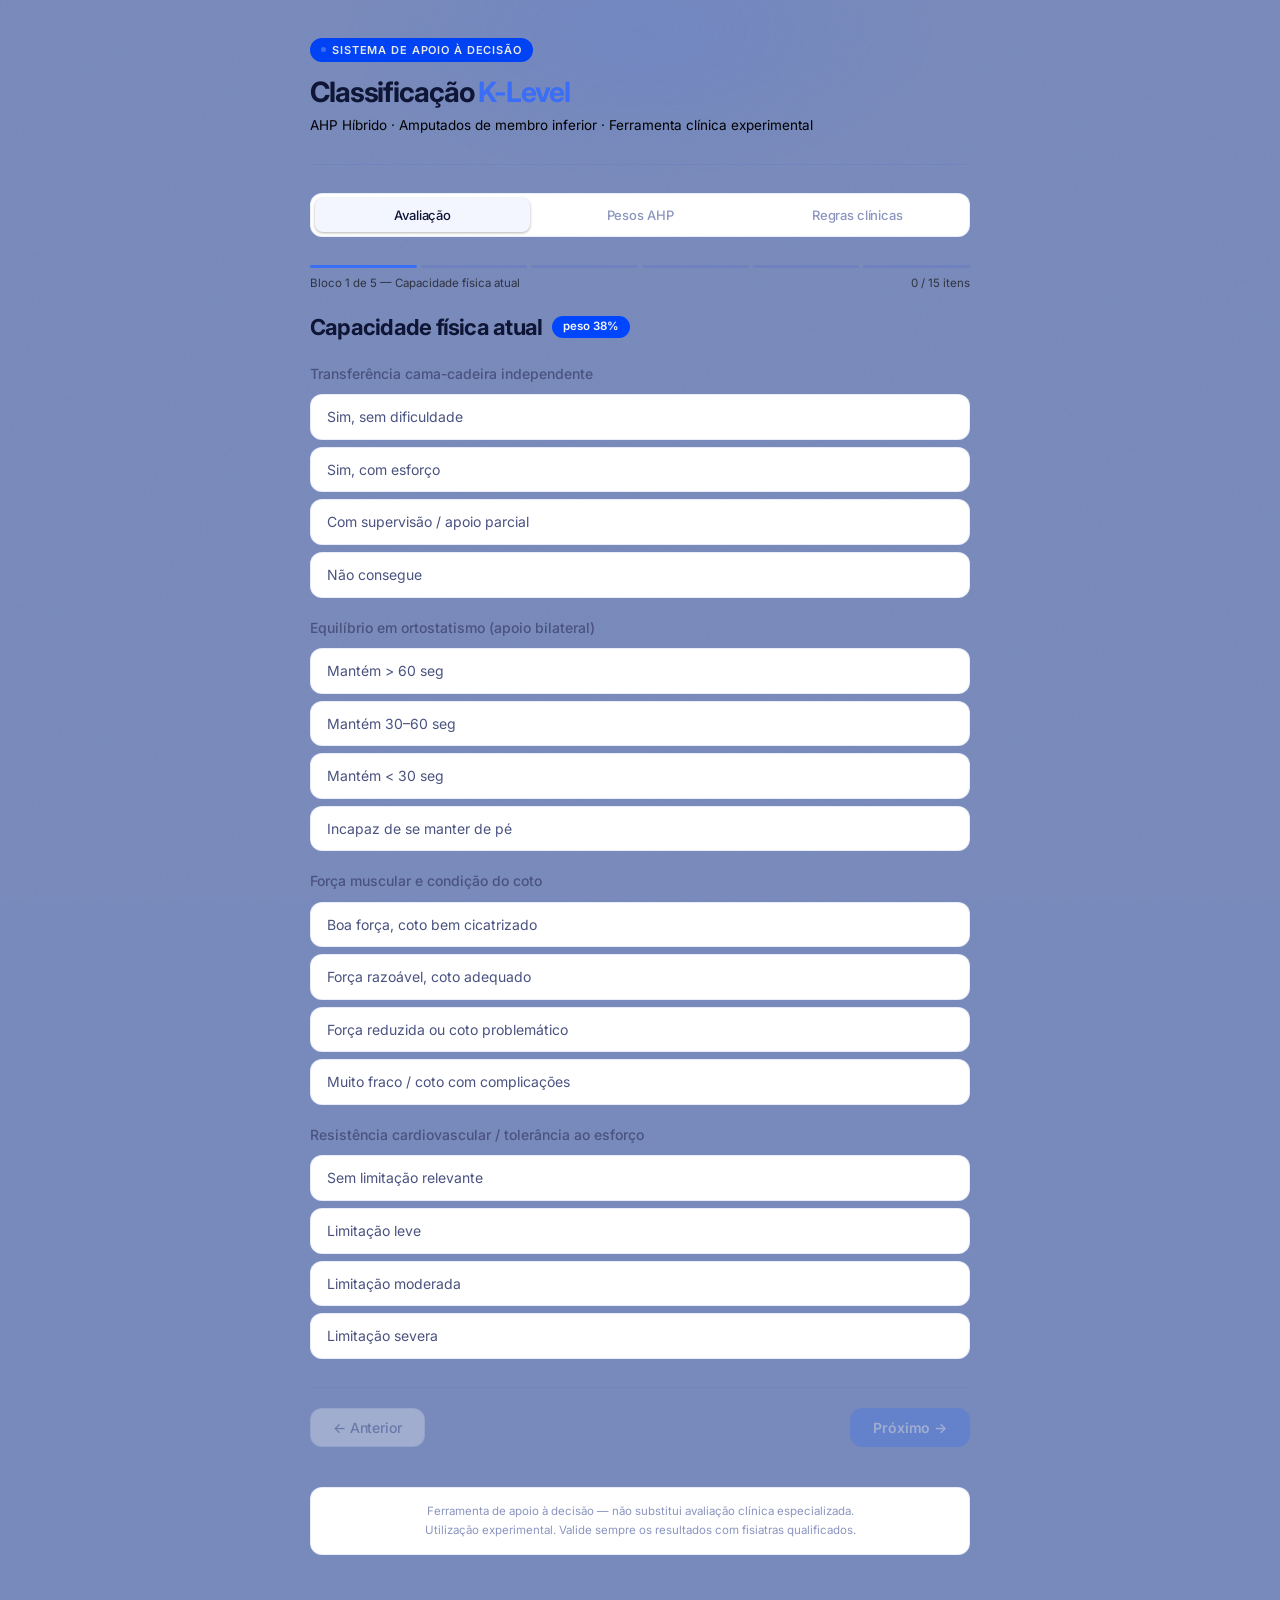
<file: k_level_ahp.html>
<!DOCTYPE html><html lang="pt"><head>






<meta charset="UTF-8">
<meta name="viewport" content="width=device-width, initial-scale=1.0">
<title>K-Level AHP Híbrido</title>
<link rel="preconnect" href="https://fonts.googleapis.com">
<link href="https://fonts.googleapis.com/css2?family=Inter:wght@300;400;500;600;700&amp;display=swap" rel="stylesheet">
<style>
*, *::before, *::after { box-sizing: border-box; margin: 0; padding: 0; }

:root {
  --bg:       #F0F4FF;
  --bg-2:     #E8EEFF;
  --surface:  #FFFFFF;
  --surface-2:#F4F6FF;
  --border:   rgba(79,102,200,.12);
  --border-2: rgba(79,102,200,.22);
  --text-1:   #0F1535;
  --text-2:   #4A5280;
  --text-3:   #8B95C0;
  --accent:   #3B6EF6;
  --accent-glow: rgba(59,110,246,.18);
  --accent-dim:  rgba(59,110,246,.09);
  --teal:     #0B9488;
  --teal-dim: rgba(11,148,136,.1);
  --amber:    #B45309;
  --amber-dim:rgba(180,83,9,.09);
  --red:      #DC2626;
  --red-dim:  rgba(220,38,38,.09);
  --k0:       #DC2626;
  --k0-dim:   rgba(220,38,38,.1);
  --k1:       #D97706;
  --k1-dim:   rgba(217,119,6,.1);
  --k2:       #2563EB;
  --k2-dim:   rgba(37,99,235,.1);
  --k3:       #059669;
  --k3-dim:   rgba(5,150,105,.1);
  --k4:       #7C3AED;
  --k4-dim:   rgba(124,58,237,.1);
  --radius-sm: 8px;
  --radius-md: 12px;
  --radius-lg: 16px;
  --radius-xl: 20px;
}

html { background: var(--bg); }

body {
  font-family: 'Inter', sans-serif;
  background: var(--bg);
  color: var(--text-1);
  min-height: 100vh;
  display: flex;
  flex-direction: column;
  align-items: center;
  padding: 0 20px 80px;
  -webkit-font-smoothing: antialiased;
}

/* ── Grain overlay ── */
body::before {
  content: '';
  position: fixed;
  inset: 0;
  background-image: url("data:image/svg+xml,%3Csvg viewBox='0 0 256 256' xmlns='http://www.w3.org/2000/svg'%3E%3Cfilter id='noise'%3E%3CfeTurbulence type='fractalNoise' baseFrequency='0.9' numOctaves='4' stitchTiles='stitch'/%3E%3C/filter%3E%3Crect width='100%25' height='100%25' filter='url(%23noise)' opacity='0.025'/%3E%3C/svg%3E");
  pointer-events: none;
  z-index: 0;
}

/* ── Header ── */
.header {
  width: 100%;
  max-width: 660px;
  padding: 36px 0 28px;
  margin-bottom: 28px;
  border-bottom: 1px solid var(--border);
  position: relative;
  z-index: 1;
}
.header-eyebrow {
  display: inline-flex;
  align-items: center;
  gap: 6px;
  padding: 4px 10px;
  border-radius: 100px;
  background: rgb(0,67,244);
  border: 1px solid rgba(0,67,244,.3);
  font-size: 11px;
  font-weight: 600;
  letter-spacing: .08em;
  text-transform: uppercase;
  color: rgb(232,232,232);
  margin-bottom: 14px;
}
.header-dot {
  width: 5px; height: 5px;
  border-radius: 50%;
  background: var(--accent);
  animation: pulse 2s infinite;
}
@keyframes pulse {
  0%,100%{opacity:1} 50%{opacity:.3}
}
.header-title {
  font-size: 28px;
  font-weight: 700;
  color: var(--text-1);
  letter-spacing: -.04em;
  line-height: 1.15;
}
.header-title span { color: var(--accent); }
.header-sub {
  font-size: 13.5px;
  color: rgb(0,0,0);
  margin-top: 7px;
  line-height: 1.55;
  font-weight: 400;
}

/* ── App ── */
.app { width: 100%; max-width: 660px; position: relative; z-index: 1; }

/* ── Tabs ── */
.tabs {
  display: flex;
  gap: 2px;
  margin-bottom: 28px;
  background: var(--surface);
  border: 1px solid var(--border);
  border-radius: var(--radius-md);
  padding: 4px;
}
.tb {
  flex: 1;
  padding: 9px 16px;
  font-size: 13px;
  font-weight: 500;
  cursor: pointer;
  background: transparent;
  border: none;
  color: var(--text-3);
  border-radius: var(--radius-sm);
  transition: color .15s, background .15s;
  font-family: 'Inter', sans-serif;
  letter-spacing: -.01em;
}
.tb:hover { color: var(--text-2); background: var(--surface-2); }
.tb.on {
  background: var(--surface-2);
  color: var(--text-1);
  box-shadow: 0 1px 3px rgba(0,0,0,.3);
}

.tab { display: none; }
.tab.active { display: block; }

/* ── Progress ── */
.prog-wrap { margin-bottom: 24px; }
.prog-track { display: flex; gap: 4px; margin-bottom: 8px; }
.ps {
  flex: 1; height: 3px;
  border-radius: 2px;
  background: var(--border-2);
  transition: background .4s ease;
}
.ps.done { background: var(--teal); }
.ps.active { background: var(--accent); }
.prog-label {
  display: flex;
  justify-content: space-between;
  font-size: 11.5px;
  color: rgb(48,51,64);
}

/* ── Block header ── */
.bh { margin-bottom: 24px; }
.bt {
  font-size: 22px;
  font-weight: 700;
  color: var(--text-1);
  letter-spacing: -.035em;
  display: flex;
  align-items: center;
  gap: 10px;
  flex-wrap: wrap;
  line-height: 1.2;
}
.bsub {
  font-size: 13px;
  color: var(--text-2);
  margin-top: 6px;
  line-height: 1.55;
}

/* ── Weight pill ── */
.w-pill {
  display: inline-flex;
  align-items: center;
  padding: 3px 10px;
  border-radius: 100px;
  background: rgb(0,70,255);
  border: 1px solid rgba(0,70,255,.3);
  font-size: 11.5px;
  font-weight: 600;
  color: rgb(247,247,247);
  letter-spacing: 0;
}

/* ── Questions ── */
.q { margin-bottom: 20px; }
.q-label {
  font-size: 14px;
  font-weight: 500;
  color: var(--text-2);
  display: block;
  margin-bottom: 10px;
  line-height: 1.45;
}
.opts { display: flex; flex-direction: column; gap: 7px; }
.ob {
  background: var(--surface);
  border: 1px solid var(--border);
  border-radius: var(--radius-md);
  padding: 12px 16px;
  font-size: 14px;
  font-weight: 400;
  color: var(--text-2);
  text-align: left;
  cursor: pointer;
  transition: border-color .15s, background .15s, color .15s, box-shadow .15s;
  line-height: 1.4;
  font-family: 'Inter', sans-serif;
}
.ob:hover {
  border-color: var(--border-2);
  color: var(--text-1);
  background: var(--surface-2);
}
.ob.sel {
  border-color: var(--accent);
  background: var(--accent-dim);
  color: var(--text-1);
  font-weight: 500;
  box-shadow: 0 0 0 1px var(--accent);
}

/* ── Divider ── */
.div { height: 1px; background: var(--border); margin: 20px 0; }

/* ── Nav ── */
.nav {
  display: flex;
  justify-content: space-between;
  align-items: center;
  margin-top: 28px;
  padding-top: 20px;
  border-top: 1px solid var(--border);
}
.bn {
  padding: 10px 22px;
  border-radius: var(--radius-md);
  font-size: 14px;
  font-weight: 500;
  cursor: pointer;
  border: 1px solid var(--border-2);
  background: var(--surface);
  color: var(--text-2);
  transition: background .15s, border-color .15s, color .15s;
  letter-spacing: -.01em;
  font-family: 'Inter', sans-serif;
}
.bn:hover { background: var(--surface-2); color: var(--text-1); border-color: var(--border-2); }
.bn.pri {
  background: var(--accent);
  color: #fff;
  border-color: var(--accent);
  font-weight: 600;
  box-shadow: 0 4px 16px rgba(79,142,247,.3);
}
.bn.pri:hover { background: #6BA3F9; border-color: #6BA3F9; box-shadow: 0 4px 20px rgba(79,142,247,.45); }
.bn:disabled { opacity: .3; cursor: not-allowed; box-shadow: none; }

/* ── Result card ── */
.card {
  background: var(--surface);
  border: 1px solid var(--border);
  border-radius: var(--radius-xl);
  padding: 28px;
  margin-bottom: 12px;
}

.k-hero {
  display: flex;
  align-items: flex-start;
  gap: 20px;
  margin-bottom: 24px;
}
.k-circle {
  width: 76px;
  height: 76px;
  border-radius: 50%;
  display: flex;
  align-items: center;
  justify-content: center;
  font-size: 22px;
  font-weight: 700;
  flex-shrink: 0;
  letter-spacing: -.02em;
  border: 2px solid;
}
.k0c { background: var(--k0-dim); color: var(--k0); border-color: rgba(248,113,113,.3); }
.k1c { background: var(--k1-dim); color: var(--k1); border-color: rgba(251,191,36,.3); }
.k2c { background: var(--k2-dim); color: var(--k2); border-color: rgba(96,165,250,.3); }
.k3c { background: var(--k3-dim); color: var(--k3); border-color: rgba(52,211,153,.3); }
.k4c { background: var(--k4-dim); color: var(--k4); border-color: rgba(167,139,250,.3); }

.k-badge {
  display: inline-flex;
  align-items: center;
  padding: 3px 10px;
  border-radius: 100px;
  font-size: 11px;
  font-weight: 600;
  letter-spacing: .06em;
  text-transform: uppercase;
  margin-bottom: 6px;
  border: 1px solid;
}
.k0b { background: var(--k0-dim); color: var(--k0); border-color: rgba(248,113,113,.25); }
.k1b { background: var(--k1-dim); color: var(--k1); border-color: rgba(251,191,36,.25); }
.k2b { background: var(--k2-dim); color: var(--k2); border-color: rgba(96,165,250,.25); }
.k3b { background: var(--k3-dim); color: var(--k3); border-color: rgba(52,211,153,.25); }
.k4b { background: var(--k4-dim); color: var(--k4); border-color: rgba(167,139,250,.25); }

.k-num {
  font-size: 48px;
  font-weight: 800;
  line-height: 1;
  letter-spacing: -.06em;
  margin-bottom: 5px;
}
.k-desc { font-size: 13.5px; color: var(--text-2); line-height: 1.5; }

.score-section-title {
  font-size: 11px;
  font-weight: 600;
  letter-spacing: .1em;
  text-transform: uppercase;
  color: var(--text-3);
  margin-bottom: 14px;
}
.srow {
  display: flex;
  align-items: center;
  gap: 10px;
  margin-bottom: 11px;
}
.slbl {
  font-size: 12.5px;
  color: var(--text-2);
  width: 175px;
  flex-shrink: 0;
  display: flex;
  align-items: center;
  gap: 6px;
}
.strk {
  flex: 1; height: 5px;
  background: var(--border-2);
  border-radius: 3px;
  overflow: hidden;
}
.sfil {
  height: 100%;
  border-radius: 3px;
  background: linear-gradient(90deg, var(--accent), var(--teal));
  transition: width .6s cubic-bezier(.4,0,.2,1);
}
.sval {
  font-size: 12px;
  font-weight: 600;
  color: var(--text-3);
  width: 30px;
  text-align: right;
  flex-shrink: 0;
}

.cr-row {
  display: flex;
  align-items: center;
  gap: 10px;
  font-size: 12.5px;
  color: var(--text-3);
}
.crbadge {
  display: inline-flex;
  align-items: center;
  padding: 3px 10px;
  border-radius: 100px;
  font-size: 12px;
  font-weight: 600;
  border: 1px solid;
}
.crok { background: var(--teal-dim); color: var(--teal); border-color: rgba(45,212,191,.25); }
.crwarn { background: var(--amber-dim); color: var(--amber); border-color: rgba(245,158,11,.25); }

/* ── Flags ── */
.flag {
  border-radius: var(--radius-md);
  padding: 13px 16px;
  margin-bottom: 8px;
  font-size: 13px;
  line-height: 1.55;
  border: 1px solid;
}
.fw { background: var(--amber-dim); color: var(--amber); border-color: rgba(245,158,11,.25); }
.fi { background: var(--accent-dim); color: #93B8FC; border-color: rgba(79,142,247,.2); }
.fe { background: var(--red-dim); color: var(--red); border-color: rgba(248,113,113,.25); }

/* ── AHP Matrix ── */
.matrix-wrap { overflow-x: auto; margin-bottom: 16px; }
table.mtx { width: 100%; border-collapse: collapse; font-size: 12px; }
table.mtx th, table.mtx td {
  padding: 8px 9px;
  border: 1px solid var(--border);
  text-align: center;
}
table.mtx th {
  background: var(--surface-2);
  font-weight: 600;
  font-size: 11px;
  color: var(--text-2);
  letter-spacing: .02em;
}
table.mtx td.diag {
  background: var(--surface-2);
  color: var(--text-3);
  font-weight: 600;
}
table.mtx td { background: var(--surface); }
table.mtx input {
  width: 54px;
  border: 1px solid var(--border);
  border-radius: 6px;
  padding: 4px 5px;
  font-size: 12px;
  text-align: center;
  background: var(--surface-2);
  color: var(--text-1);
  font-family: 'Inter', sans-serif;
  transition: border-color .12s, box-shadow .12s;
}
table.mtx input:focus {
  outline: none;
  border-color: var(--accent);
  box-shadow: 0 0 0 2px var(--accent-glow);
}

/* ── Cuts ── */
.cut-row {
  display: flex;
  align-items: center;
  gap: 12px;
  padding: 13px 0;
  border-bottom: 1px solid var(--border);
  font-size: 13px;
}
.cut-row:first-child { border-top: 1px solid var(--border); }
.cut-label { color: var(--text-2); flex: 1; line-height: 1.4; }
.cut-row select {
  border: 1px solid var(--border-2);
  border-radius: 8px;
  padding: 6px 10px;
  font-size: 12.5px;
  font-weight: 600;
  background: var(--surface-2);
  color: var(--text-1);
  font-family: 'Inter', sans-serif;
  cursor: pointer;
}
.info-sm {
  font-size: 12.5px;
  color: var(--text-2);
  margin-bottom: 16px;
  line-height: 1.6;
  padding: 12px 15px;
  background: var(--surface-2);
  border-radius: var(--radius-md);
  border: 1px solid var(--border);
}
.cut-note {
  font-size: 12px;
  color: var(--text-3);
  margin-top: 16px;
  line-height: 1.6;
  font-style: italic;
}

/* ── Weights ── */
.weights-card {
  background: var(--surface-2);
  border: 1px solid var(--border);
  border-radius: var(--radius-md);
  padding: 18px;
  margin-top: 16px;
}
.weights-title {
  font-size: 11px;
  font-weight: 600;
  letter-spacing: .1em;
  text-transform: uppercase;
  color: var(--text-3);
  margin-bottom: 14px;
}

#cuts-saved {
  display: none;
  font-size: 12.5px;
  font-weight: 600;
  color: var(--teal);
  margin-left: 12px;
}

/* ── Disclaimer ── */
.disclaimer {
  margin-top: 40px;
  padding: 14px 18px;
  background: var(--surface);
  border-radius: var(--radius-md);
  border: 1px solid var(--border);
  font-size: 11.5px;
  color: var(--text-3);
  line-height: 1.65;
  text-align: center;
  position: relative;
  z-index: 1;
}

/* ── Block transition animation ── */
@keyframes blockIn {
  from { opacity: 0; transform: translateY(14px); }
  to   { opacity: 1; transform: translateY(0); }
}
@keyframes blockOut {
  from { opacity: 1; transform: translateY(0); }
  to   { opacity: 0; transform: translateY(-10px); }
}
.block-enter {
  animation: blockIn .32s cubic-bezier(.22,.68,0,1.2) both;
}
.block-exit {
  animation: blockOut .18s ease-in both;
  pointer-events: none;
}
/* stagger each .q child */
.block-enter .q {
  opacity: 0;
  animation: blockIn .3s cubic-bezier(.22,.68,0,1.2) both;
}
.block-enter .q:nth-child(1){ animation-delay:.04s }
.block-enter .q:nth-child(2){ animation-delay:.10s }
.block-enter .q:nth-child(3){ animation-delay:.16s }
.block-enter .q:nth-child(4){ animation-delay:.22s }
.block-enter .bh { animation: blockIn .28s ease both; animation-delay:.00s; opacity:0; }
.block-enter .nav { animation: blockIn .28s ease both; animation-delay:.28s; opacity:0; }

/* ── Radar chart ── */
.radar-wrap {
  display: flex;
  justify-content: center;
  margin: 8px 0 4px;
}

/* ── Glow behind header ── */
.glow {
  position: fixed;
  top: -120px;
  left: 50%;
  transform: translateX(-50%);
  width: 600px;
  height: 300px;
  background: radial-gradient(ellipse, rgba(59,110,246,.10) 0%, transparent 70%);
  pointer-events: none;
  z-index: 0;
}
</style>
</head>
<body data-cc-id="cc-1" style="background-color: rgb(120, 138, 187); cursor: crosshair;">
<div class="glow"></div>

<div class="header" data-cc-id="cc-1">
  <div class="header-eyebrow" data-cc-id="cc-2" style="background-color: rgb(0, 67, 244); color: rgb(232, 232, 232);">
    <span class="header-dot"></span>
    Sistema de apoio à decisão
  </div>
  <div class="header-title">Classificação <span>K-Level</span></div>
  <div class="header-sub" data-cc-id="cc-3" style="color: rgb(0, 0, 0);">AHP Híbrido · Amputados de membro inferior · Ferramenta clínica experimental</div>
</div>

<div class="app">
  <div class="tabs">
    <button class="tb on" onclick="switchTab('form', this)">Avaliação</button>
    <button class="tb" onclick="switchTab('config', this)">Pesos AHP</button>
    <button class="tb" onclick="switchTab('cuts', this)">Regras clínicas</button>
  </div>

  <div class="tab active" id="tab-form">
    <div class="prog-wrap" data-cc-id="cc-7" style="color: rgb(48, 51, 64);">
      <div class="prog-track" id="prog"><div class="ps active"></div><div class="ps"></div><div class="ps"></div><div class="ps"></div><div class="ps"></div><div class="ps"></div></div>
      <div class="prog-label" style="color: rgb(48, 51, 64);">
        <span id="prog-block-label" data-cc-id="cc-4" style="color: rgb(48, 51, 64);">Bloco 1 de 5 — Capacidade física atual</span>
        <span id="prog-item-label" data-cc-id="cc-6" style="color: rgb(48, 51, 64);">0 / 15 itens</span>
      </div>
    </div>
    <div id="content">
    <div class="bh">
      <div class="bt">Capacidade física atual <span class="w-pill" data-cc-id="cc-5" style="background-color: rgb(0, 70, 255); color: rgb(247, 247, 247);">peso 38%</span></div>
    </div>
    
      <div class="q">
        <label class="q-label">Transferência cama-cadeira independente</label>
        <div class="opts">
          <button class="ob" onclick="selectAns('transferencia',4,this)" data-cc-id="cc-8" style="">Sim, sem dificuldade</button><button class="ob" onclick="selectAns('transferencia',3,this)" data-cc-id="cc-10" style="">Sim, com esforço</button><button class="ob" onclick="selectAns('transferencia',2,this)">Com supervisão / apoio parcial</button><button class="ob" onclick="selectAns('transferencia',1,this)" data-cc-id="cc-9" style="">Não consegue</button>
        </div>
      </div>
      <div class="q">
        <label class="q-label">Equilíbrio em ortostatismo (apoio bilateral)</label>
        <div class="opts">
          <button class="ob" onclick="selectAns('equilibrio',4,this)">Mantém &gt; 60 seg</button><button class="ob" onclick="selectAns('equilibrio',3,this)">Mantém 30–60 seg</button><button class="ob" onclick="selectAns('equilibrio',2,this)">Mantém &lt; 30 seg</button><button class="ob" onclick="selectAns('equilibrio',1,this)">Incapaz de se manter de pé</button>
        </div>
      </div>
      <div class="q">
        <label class="q-label">Força muscular e condição do coto</label>
        <div class="opts">
          <button class="ob" onclick="selectAns('forca_coto',4,this)">Boa força, coto bem cicatrizado</button><button class="ob" onclick="selectAns('forca_coto',3,this)">Força razoável, coto adequado</button><button class="ob" onclick="selectAns('forca_coto',2,this)">Força reduzida ou coto problemático</button><button class="ob" onclick="selectAns('forca_coto',1,this)">Muito fraco / coto com complicações</button>
        </div>
      </div>
      <div class="q">
        <label class="q-label">Resistência cardiovascular / tolerância ao esforço</label>
        <div class="opts">
          <button class="ob" onclick="selectAns('resistencia',4,this)">Sem limitação relevante</button><button class="ob" onclick="selectAns('resistencia',3,this)">Limitação leve</button><button class="ob" onclick="selectAns('resistencia',2,this)">Limitação moderada</button><button class="ob" onclick="selectAns('resistencia',1,this)">Limitação severa</button>
        </div>
      </div>
    <div class="nav" data-cc-id="cc-12">
      <button class="bn" onclick="prev()" disabled="" data-cc-id="cc-11" style="">← Anterior</button>
      <button class="bn pri" id="btn-next" onclick="next()" disabled="">
        Próximo →
      </button>
    </div></div>
  </div>

  <div class="tab" id="tab-config">
    <div class="bh">
      <div class="bt">Pesos AHP</div>
      <div class="bsub">Matriz par-a-par (escala Saaty 1–9). O valor aᵢⱼ indica quantas vezes o critério da linha é mais importante que o da coluna. Fracções como ⅓ inserir como 0.33.</div>
    </div>
    <div class="matrix-wrap">
      <table class="mtx" id="ahp-matrix"></table>
    </div>
    <div style="margin-top:18px;display:flex;gap:12px;align-items:center;">
      <button class="bn pri" onclick="computeAHP()">Calcular pesos</button>
      <span class="crbadge" id="cr-display"></span>
    </div>
    <div id="weights-display"></div>
  </div>

  <div class="tab" id="tab-cuts">
    <div class="bh">
      <div class="bt">Regras clínicas</div>
      <div class="bsub">Cada regra impõe um K máximo independentemente do score AHP.</div>
    </div>
    <div id="cuts-ui"></div>
    <div style="margin-top:22px;display:flex;align-items:center;">
      <button class="bn pri" onclick="saveCuts()">Guardar regras</button>
      <span id="cuts-saved">✓ Guardado</span>
    </div>
    <p class="cut-note">Propostas provisórias. Validação pelo painel clínico obrigatória antes de uso real.</p>
  </div>
</div>

<div class="disclaimer" style="max-width:660px;width:100%;">
  Ferramenta de apoio à decisão — não substitui avaliação clínica especializada.<br>
  Utilização experimental. Valide sempre os resultados com fisiatras qualificados.
</div>

<script>
const CRIT = ["Cap. física","Hist. funcional","Dados clínicos","Fat. psicológicos","Contexto/obj."];
const CRIT_IDS = ["C","B","A","D","E"];

const DEFAULT_MATRIX = [
  [1,   2,   3,   2,   4  ],
  [0.5, 1,   2,   1,   3  ],
  [0.33,0.5, 1,   0.5, 2  ],
  [0.5, 1,   2,   1,   3  ],
  [0.25,0.33,0.5, 0.33,1  ]
];

let ahpMatrix = DEFAULT_MATRIX.map(r=>[...r]);
let weights = [];
let cr = 0;
let answers = {};
let currentBlock = 0;
let cutRules = [];

const BLOCKS = [
  {id:"C",title:"Capacidade física atual",questions:[
    {id:"transferencia",text:"Transferência cama-cadeira independente",
     opts:[{l:"Sim, sem dificuldade",v:4},{l:"Sim, com esforço",v:3},{l:"Com supervisão / apoio parcial",v:2},{l:"Não consegue",v:1}]},
    {id:"equilibrio",text:"Equilíbrio em ortostatismo (apoio bilateral)",
     opts:[{l:"Mantém > 60 seg",v:4},{l:"Mantém 30–60 seg",v:3},{l:"Mantém < 30 seg",v:2},{l:"Incapaz de se manter de pé",v:1}]},
    {id:"forca_coto",text:"Força muscular e condição do coto",
     opts:[{l:"Boa força, coto bem cicatrizado",v:4},{l:"Força razoável, coto adequado",v:3},{l:"Força reduzida ou coto problemático",v:2},{l:"Muito fraco / coto com complicações",v:1}]},
    {id:"resistencia",text:"Resistência cardiovascular / tolerância ao esforço",
     opts:[{l:"Sem limitação relevante",v:4},{l:"Limitação leve",v:3},{l:"Limitação moderada",v:2},{l:"Limitação severa",v:1}]}
  ]},
  {id:"B",title:"Historial funcional pré-amputação",questions:[
    {id:"mobilidade_pre",text:"Mobilidade antes da amputação",
     opts:[{l:"Totalmente independente, ativo",v:4},{l:"Independente, atividade limitada",v:3},{l:"Necessitava apoio ocasional",v:2},{l:"Dependente / não deambulava",v:1}]},
    {id:"vida_prof",text:"Atividade profissional / estilo de vida",
     opts:[{l:"Trabalho físico intenso / desporto competitivo",v:4},{l:"Trabalho em pé / moderadamente ativo",v:3},{l:"Trabalho sedentário",v:2},{l:"Reformado / inativo",v:1}]}
  ]},
  {id:"A",title:"Dados clínicos base",questions:[
    {id:"nivel_amp",text:"Nível de amputação",
     opts:[{l:"Transtibial",v:4},{l:"Desarticulação do joelho",v:3},{l:"Transfemoral",v:2},{l:"Hemipelvectomia / desarticulação da anca",v:1}]},
    {id:"causa",text:"Causa da amputação",
     opts:[{l:"Traumática",v:4},{l:"Oncológica",v:3},{l:"Vascular sem diabetes",v:2},{l:"Vascular com diabetes / neuropatia",v:1}]},
    {id:"comorbilidades",text:"Comorbilidades major",
     opts:[{l:"Nenhuma relevante",v:4},{l:"Doença cardíaca controlada",v:3},{l:"AVC com sequelas leves",v:2},{l:"Múltiplas comorbilidades graves",v:1}]}
  ]},
  {id:"D",title:"Fatores psicológicos e cognitivos",questions:[
    {id:"motivacao",text:"Motivação e adesão à reabilitação",
     opts:[{l:"Alta — objetivo claro, comprometido",v:4},{l:"Moderada — cooperante",v:3},{l:"Baixa — hesitante / passivo",v:2},{l:"Muito baixa / recusa colaboração",v:1}]},
    {id:"saude_mental",text:"Saúde mental (depressão, ansiedade pós-amputação)",
     opts:[{l:"Sem sinais relevantes",v:4},{l:"Sintomas leves controlados",v:3},{l:"Sintomas moderados",v:2},{l:"Perturbação severa",v:1}]},
    {id:"cognicao",text:"Capacidade de aprendizagem / cognição",
     opts:[{l:"Sem comprometimento",v:4},{l:"Comprometimento leve",v:3},{l:"Comprometimento moderado",v:2},{l:"Comprometimento severo",v:1}]}
  ]},
  {id:"E",title:"Contexto ambiental e objetivos",questions:[
    {id:"habitacao",text:"Ambiente doméstico",
     opts:[{l:"Sem barreiras",v:4},{l:"Barreiras moderadas",v:3},{l:"Barreiras significativas",v:2},{l:"Inacessível sem remodelação",v:1}]},
    {id:"apoio",text:"Apoio familiar / rede de suporte",
     opts:[{l:"Apoio sólido disponível",v:4},{l:"Apoio parcial",v:3},{l:"Apoio mínimo",v:2},{l:"Vive só, sem suporte",v:1}]},
    {id:"objetivo",text:"Objetivo funcional declarado",
     opts:[{l:"Retomar desporto / trabalho físico intenso",v:4},{l:"Deambular na comunidade",v:3},{l:"Mobilidade doméstica independente",v:2},{l:"Transferências / uso muito limitado",v:1}]}
  ]}
];

const K_INFO = [
  {k:0,label:"K0",desc:"Sem potencial de deambulação protética. Foco em transferências e cadeira de rodas.",cls:"k0"},
  {k:1,label:"K1",desc:"Deambulação limitada em superfície plana, velocidade fixa. Uso doméstico básico.",cls:"k1"},
  {k:2,label:"K2",desc:"Supera pequenos obstáculos, rampas, passeios. Comunidade limitada.",cls:"k2"},
  {k:3,label:"K3",desc:"Varia velocidade, sobe escadas, terreno irregular. Comunidade plena / retorno profissional.",cls:"k3"},
  {k:4,label:"K4",desc:"Alta performance. Atletas, utilizadores muito ativos, crianças em crescimento.",cls:"k4"}
];

const DEFAULT_CUTS = [
  {id:"no_stand",label:"Incapaz de se manter em ortostatismo (equilíbrio = 1)",qid:"equilibrio",op:"eq",val:1,maxK:1},
  {id:"no_transfer",label:"Incapaz de fazer transferência (transferência = 1)",qid:"transferencia",op:"eq",val:1,maxK:0},
  {id:"severe_comorbid",label:"Múltiplas comorbilidades graves",qid:"comorbilidades",op:"eq",val:1,maxK:1},
  {id:"severe_mental",label:"Perturbação psicológica severa",qid:"saude_mental",op:"eq",val:1,maxK:1},
  {id:"no_rehab",label:"Recusa colaboração em reabilitação",qid:"motivacao",op:"eq",val:1,maxK:0}
];
cutRules = DEFAULT_CUTS.map(c=>({...c}));

function switchTab(t, btn){
  document.querySelectorAll(".tab").forEach(el=>el.classList.remove("active"));
  document.querySelectorAll(".tb").forEach(el=>el.classList.remove("on"));
  document.getElementById("tab-"+t).classList.add("active");
  btn.classList.add("on");
  if(t==="config") renderMatrix();
  if(t==="cuts") renderCuts();
}

function _calcWeights(){
  const n=5;
  const colSums=Array(n).fill(0);
  for(let j=0;j<n;j++) for(let i=0;i<n;i++) colSums[j]+=ahpMatrix[i][j];
  const norm=ahpMatrix.map(row=>row.map((v,j)=>v/colSums[j]));
  weights=norm.map(row=>row.reduce((a,b)=>a+b,0)/n);
  const wSum=weights.reduce((a,b)=>a+b,0);
  weights=weights.map(w=>w/wSum);
  const Aw=ahpMatrix.map(row=>row.reduce((s,v,j)=>s+v*weights[j],0));
  const lambdaMax=Aw.reduce((s,v,i)=>s+v/weights[i],0)/n;
  const CI=(lambdaMax-n)/(n-1);
  cr=CI/1.12;
}
function computeAHPSilent(){ _calcWeights(); }

function computeAHP(){
  const n=5;
  const vals=[];
  for(let i=0;i<n;i++){
    vals.push([]);
    for(let j=0;j<n;j++){
      const el=document.getElementById(`m${i}_${j}`);
      vals[i].push(el?parseFloat(el.value)||ahpMatrix[i][j]:ahpMatrix[i][j]);
    }
  }
  ahpMatrix=vals;
  _calcWeights();
  const crEl=document.getElementById("cr-display");
  crEl.className="crbadge "+(cr<0.1?"crok":"crwarn");
  crEl.textContent=`CR = ${cr.toFixed(3)} ${cr<0.1?"✓":"⚠"}`;
  renderWeightsDisplay("weights-display");
}

function renderWeightsDisplay(containerId){
  const el=document.getElementById(containerId);
  if(!el||weights.length===0) return;
  el.innerHTML=`<div class="weights-card">
    <div class="weights-title">Pesos derivados</div>
    ${weights.map((w,i)=>`
      <div class="srow">
        <div class="slbl">${CRIT[i]}</div>
        <div class="strk"><div class="sfil" style="width:${(w*100).toFixed(1)}%"></div></div>
        <div class="sval">${(w*100).toFixed(0)}%</div>
      </div>`).join("")}
  </div>`;
}

function renderMatrix(){
  if(weights.length===0) computeAHPSilent();
  const n=5;
  let html=`<tr><th></th>${CRIT.map(c=>`<th>${c}</th>`).join("")}</tr>`;
  for(let i=0;i<n;i++){
    html+=`<tr><th>${CRIT[i]}</th>`;
    for(let j=0;j<n;j++){
      if(i===j) html+=`<td class="diag">1</td>`;
      else if(j<i) html+=`<td id="r${i}_${j}" style="color:var(--text-3);font-size:11px;">${(1/ahpMatrix[j][i]).toFixed(2)}</td>`;
      else html+=`<td><input id="m${i}_${j}" type="number" min="0.11" max="9" step="0.01" value="${ahpMatrix[i][j]}" onchange="syncReciprocal(${i},${j})"></td>`;
    }
    html+=`</tr>`;
  }
  document.getElementById("ahp-matrix").innerHTML=html;
  const crEl=document.getElementById("cr-display");
  crEl.className="crbadge "+(cr<0.1?"crok":"crwarn");
  crEl.textContent=cr>0?`CR = ${cr.toFixed(3)} ${cr<0.1?"✓":"⚠"}`:"";
  renderWeightsDisplay("weights-display");
}

function syncReciprocal(i,j){
  const el=document.getElementById(`m${i}_${j}`);
  if(!el) return;
  ahpMatrix[i][j]=parseFloat(el.value)||1;
  ahpMatrix[j][i]=1/ahpMatrix[i][j];
  // célula recíproca é <td> estático com id r{j}_{i}
  const rec=document.getElementById(`r${j}_${i}`);
  if(rec) rec.textContent=(ahpMatrix[j][i]).toFixed(2);
}

function renderCuts(){
  let html=`<div class="info-sm">Cada regra define um K máximo quando a condição é verificada. Altere o K máximo para cada situação clínica.</div>`;
  cutRules.forEach((r,idx)=>{
    html+=`<div class="cut-row">
      <span class="cut-label">${r.label}</span>
      <span style="font-size:11.5px;color:var(--text-3);white-space:nowrap;">K máx.</span>
      <select onchange="cutRules[${idx}].maxK=parseInt(this.value)">
        ${[0,1,2,3,4].map(k=>`<option value="${k}"${r.maxK===k?" selected":""}>K${k}</option>`).join("")}
      </select>
    </div>`;
  });
  document.getElementById("cuts-ui").innerHTML=html;
}

function saveCuts(){
  const el=document.getElementById("cuts-saved");
  el.style.display="inline";
  setTimeout(()=>el.style.display="none",2200);
}

function blockScore(blockIdx){
  const b=BLOCKS[blockIdx];
  let total=0,count=0;
  b.questions.forEach(q=>{if(answers[q.id]!==undefined){total+=answers[q.id];count++;}});
  return count>0?total/count:0;
}
function kScoreForCriterion(critIdx){ return (blockScore(critIdx)-1)/3; }

function applyHardCuts(rawK){
  let maxAllowed=4;
  cutRules.forEach(r=>{
    if(answers[r.qid]!==undefined){
      if(r.op==="eq"&&answers[r.qid]===r.val) maxAllowed=Math.min(maxAllowed,r.maxK);
      if(r.op==="lte"&&answers[r.qid]<=r.val) maxAllowed=Math.min(maxAllowed,r.maxK);
    }
  });
  return Math.min(rawK,maxAllowed);
}

function computeResult(){
  if(weights.length===0) computeAHPSilent();
  let ahpScore=0;
  BLOCKS.forEach((b,i)=>{
    const cidx=CRIT_IDS.indexOf(b.id);
    ahpScore+=kScoreForCriterion(i)*(weights[cidx]||0.2);
  });
  const rawK=Math.min(4,Math.round(ahpScore*4));
  const finalK=applyHardCuts(rawK);
  const activeCuts=[];
  cutRules.forEach(r=>{
    if(answers[r.qid]!==undefined&&r.op==="eq"&&answers[r.qid]===r.val&&r.maxK<rawK)
      activeCuts.push(r);
  });
  return{ahpScore,rawK,finalK,activeCuts};
}

function isBlockComplete(idx){
  return BLOCKS[idx].questions.every(q=>answers[q.id]!==undefined);
}

function renderProgress(){
  const total=BLOCKS.length;
  const isResult=currentBlock>=total;
  document.getElementById("prog").innerHTML=
    BLOCKS.map((_,i)=>`<div class="ps${(i<currentBlock||isResult)?" done":i===currentBlock?" active":""}"></div>`).join("")+
    `<div class="ps${isResult?" done":""}"></div>`;
  const totalQ=BLOCKS.reduce((a,b)=>a+b.questions.length,0);
  const doneQ=BLOCKS.slice(0,currentBlock).reduce((a,b)=>a+b.questions.length,0);
  document.getElementById("prog-block-label").textContent=isResult?"Avaliação concluída":`Bloco ${currentBlock+1} de ${total} — ${BLOCKS[currentBlock]?.title||""}`;
  document.getElementById("prog-item-label").textContent=isResult?"":`${doneQ} / ${totalQ} itens`;
}

function animateContent(html, dir='forward') {
  const content = document.getElementById('content');
  // exit
  content.classList.remove('block-enter');
  content.classList.add('block-exit');
  setTimeout(() => {
    content.classList.remove('block-exit');
    content.innerHTML = html;
    content.classList.add('block-enter');
  }, 180);
}

function renderBlock(){
  renderProgress();
  const b=BLOCKS[currentBlock];
  const widx=CRIT_IDS.indexOf(b.id);
  const w=weights.length>0?(weights[widx]*100).toFixed(0):"—";

  const html=`
    <div class="bh">
      <div class="bt">${b.title} <span class="w-pill">peso ${w}%</span></div>
    </div>
    ${b.questions.map(q=>`
      <div class="q">
        <label class="q-label">${q.text}</label>
        <div class="opts">
          ${q.opts.map(o=>`<button class="ob${answers[q.id]===o.v?" sel":""}" onclick="selectAns('${q.id}',${o.v},this)">${o.l}</button>`).join("")}
        </div>
      </div>`).join("")}
    <div class="nav">
      <button class="bn" onclick="prev()" ${currentBlock===0?"disabled":""}>← Anterior</button>
      <button class="bn pri" id="btn-next" onclick="next()" ${!isBlockComplete(currentBlock)?"disabled":""}>
        ${currentBlock===BLOCKS.length-1?"Ver resultado →":"Próximo →"}
      </button>
    </div>`;
  animateContent(html);
}

function selectAns(qid,val,btn){
  answers[qid]=val;
  btn.closest(".opts").querySelectorAll(".ob").forEach(b=>b.classList.remove("sel"));
  btn.classList.add("sel");
  document.getElementById("btn-next").disabled=!isBlockComplete(currentBlock);
  renderProgress();
}

function next(){
  if(!isBlockComplete(currentBlock)) return;
  if(currentBlock<BLOCKS.length-1){currentBlock++;renderBlock('forward');}
  else renderResult();
}

function prev(){if(currentBlock>0){currentBlock--;renderBlock('back');}}

function buildRadarSVG(scores, labels) {
  const cx = 130, cy = 130, R = 100, n = scores.length;
  const angle = i => (Math.PI * 2 * i / n) - Math.PI / 2;
  const pt = (r, i) => [
    cx + r * Math.cos(angle(i)),
    cy + r * Math.sin(angle(i))
  ];

  // grid rings
  let rings = '';
  [0.25, 0.5, 0.75, 1].forEach(frac => {
    const pts = Array.from({length:n}, (_,i) => pt(R*frac, i).join(',')).join(' ');
    rings += `<polygon points="${pts}" fill="none" stroke="rgba(79,102,200,.15)" stroke-width="1"/>`;
  });

  // axes
  let axes = '';
  for(let i=0;i<n;i++){
    const [x,y]=pt(R,i);
    axes += `<line x1="${cx}" y1="${cy}" x2="${x}" y2="${y}" stroke="rgba(79,102,200,.18)" stroke-width="1"/>`;
  }

  // data polygon
  const dataPts = scores.map((s,i) => pt(R * Math.max(0.04, s), i).join(',')).join(' ');

  // labels
  let lbls = '';
  labels.forEach((lbl, i) => {
    const [x,y] = pt(R + 18, i);
    const anchor = x < cx - 5 ? 'end' : x > cx + 5 ? 'start' : 'middle';
    lbls += `<text x="${x.toFixed(1)}" y="${(y+4).toFixed(1)}" text-anchor="${anchor}" font-size="10" font-family="Inter,sans-serif" fill="#4A5280" font-weight="500">${lbl}</text>`;
  });

  // dots
  const dots = scores.map((s,i)=>{
    const [x,y]=pt(R*Math.max(0.04,s),i);
    return `<circle cx="${x.toFixed(1)}" cy="${y.toFixed(1)}" r="4" fill="#3B6EF6" stroke="#fff" stroke-width="1.5"/>`;
  }).join('');

  return `<svg width="260" height="260" viewBox="0 0 260 260">
    ${rings}${axes}
    <polygon points="${dataPts}" fill="rgba(59,110,246,.13)" stroke="#3B6EF6" stroke-width="2" stroke-linejoin="round"/>
    ${dots}${lbls}
  </svg>`;
}

function renderResult(){
  currentBlock=BLOCKS.length;
  renderProgress();
  const{ahpScore,rawK,finalK,activeCuts}=computeResult();
  const ki=K_INFO[finalK];
  const flags=[];
  if(rawK!==finalK) flags.push({cls:"fe",msg:`Score AHP indicava <strong>K${rawK}</strong>. Reduzido para <strong>K${finalK}</strong> por regra de corte: ${activeCuts.map(r=>r.label).join("; ")}.`});
  if(Math.abs(blockScore(0)-blockScore(3))>1.5) flags.push({cls:"fw",msg:"Discrepância entre capacidade física e estado psicológico — revisar antes de prescrever."});
  if(answers["motivacao"]===4&&finalK<=1) flags.push({cls:"fi",msg:"Motivação elevada com K baixo — potencial de progressão. Reavaliar após reabilitação inicial."});
  if(cr>=0.1) flags.push({cls:"fw",msg:`CR da matriz AHP = ${cr.toFixed(3)} > 0.10 — pesos inconsistentes. Recalibrar antes de uso real.`});

  const radarScores = BLOCKS.map((_,i) => kScoreForCriterion(i));
  const radarLabels = ["Cap. física","Hist. func.","Dados clin.","Psicológico","Contexto"];
  const radarSVG = buildRadarSVG(radarScores, radarLabels);

  const html = `
    <div class="card">
      <div class="k-hero">
        <div class="k-circle ${ki.cls}c">${ki.label}</div>
        <div class="k-hero-text">
          <div class="k-badge ${ki.cls}b">Classificação AHP híbrido</div>
          <div class="k-num" style="color:var(--${ki.cls})">${ki.label}</div>
          <div class="k-desc">${ki.desc}</div>
        </div>
      </div>
      <div class="div"></div>
      <div class="radar-wrap">${radarSVG}</div>
      <div class="div"></div>
      <div class="score-section-title">Score por critério</div>
      ${BLOCKS.map((b,i)=>{
        const cidx=CRIT_IDS.indexOf(b.id);
        const w=weights[cidx]||0.2;
        const s=kScoreForCriterion(i);
        return`<div class="srow">
          <div class="slbl">${b.title.split(" ").slice(0,2).join(" ")} <span class="w-pill">${(w*100).toFixed(0)}%</span></div>
          <div class="strk"><div class="sfil" style="width:${(s*100).toFixed(1)}%"></div></div>
          <div class="sval">${(s*100).toFixed(0)}%</div>
        </div>`;}).join("")}
      <div class="div"></div>
      <div class="cr-row">
        <span>Score AHP ponderado: <strong style="color:var(--text-1)">${(ahpScore*100).toFixed(1)}%</strong></span>
        <span class="crbadge ${cr<0.1?"crok":"crwarn"}">CR = ${cr.toFixed(3)} ${cr<0.1?"✓":"⚠"}</span>
      </div>
    </div>
    ${flags.map(f=>`<div class="flag ${f.cls}">${f.msg}</div>`).join("")}
    <div class="nav">
      <button class="bn" onclick="reset()">← Nova avaliação</button>
    </div>`;
  animateContent(html);
}

function reset(){currentBlock=0;answers={};renderBlock('forward');}

computeAHPSilent();
const content=document.getElementById('content');
content.classList.add('block-enter');
renderBlock();
</script>


</body></html>
</file>
